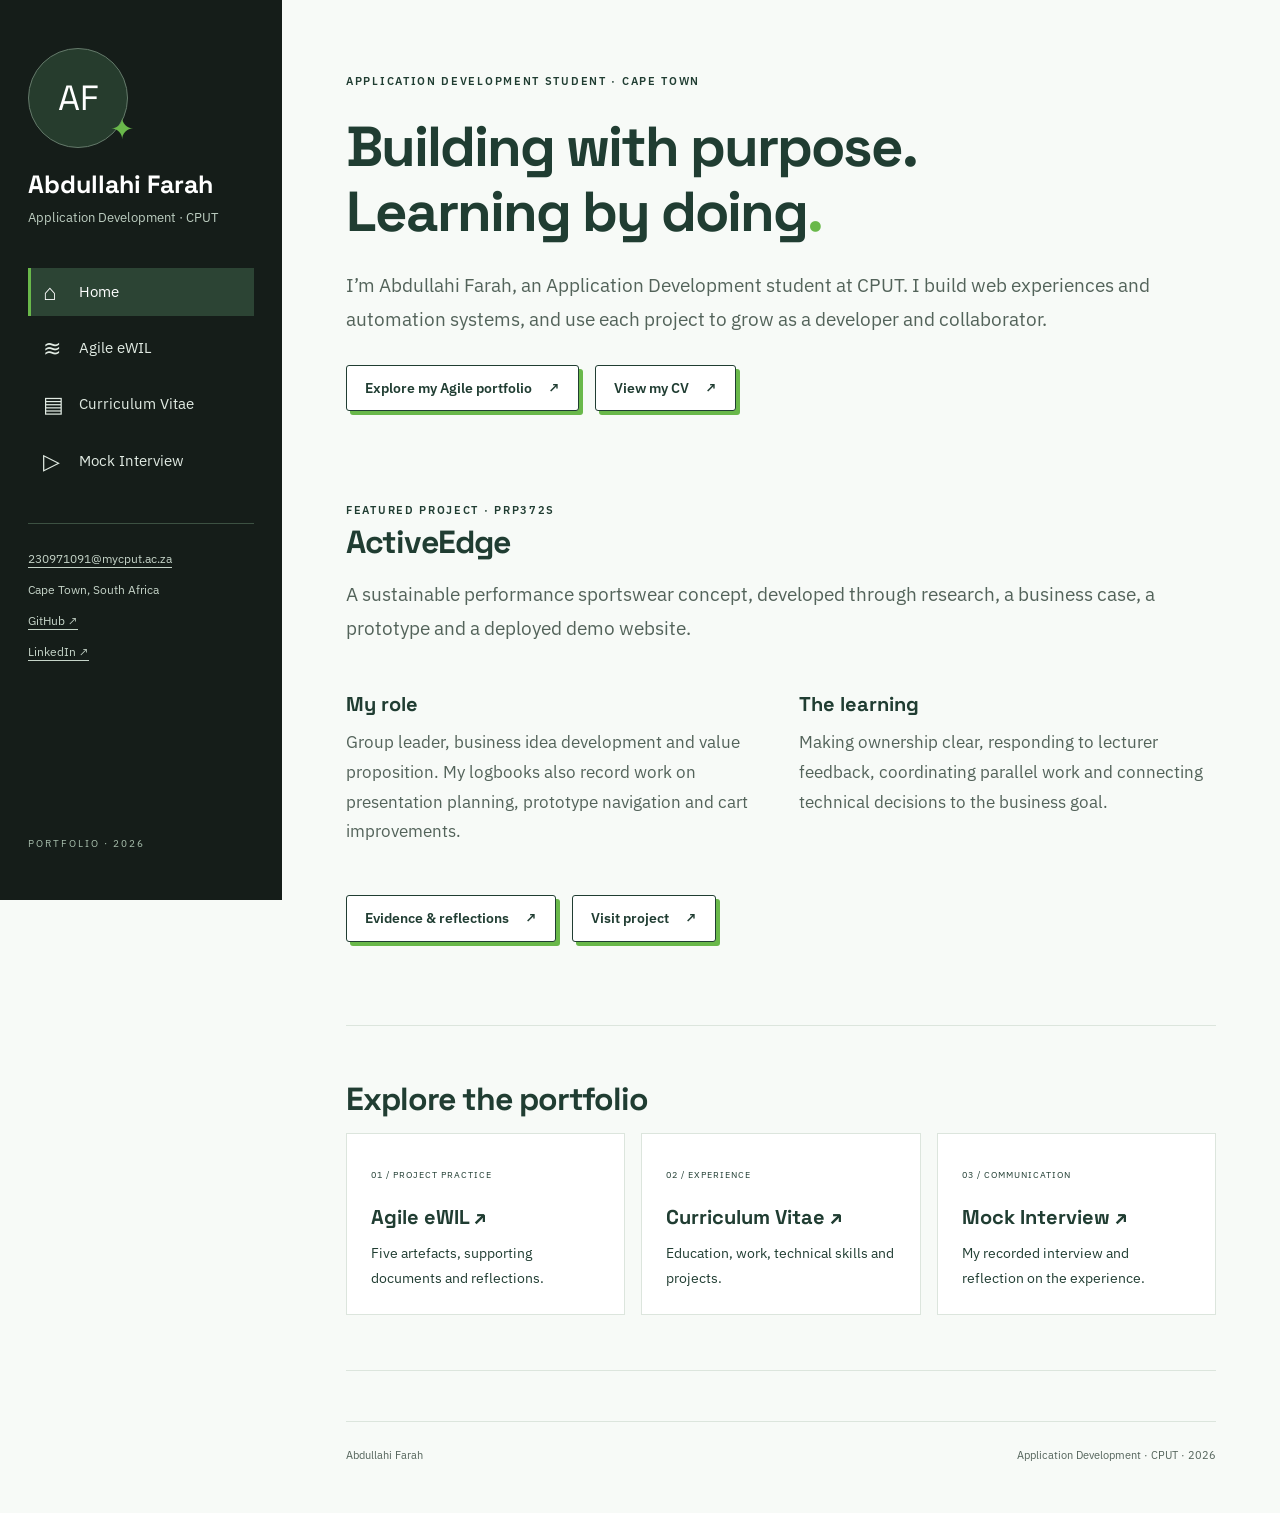
<file: index.html>
<!doctype html><html lang="en"><head><meta charset="utf-8"><meta name="viewport" content="width=device-width, initial-scale=1"><meta name="description" content="Abdullahi Farah’s application development portfolio, ActiveEdge Agile evidence and reflections."><title>Portfolio | Abdullahi Farah</title><link rel="preconnect" href="https://fonts.googleapis.com"><link rel="preconnect" href="https://fonts.gstatic.com" crossorigin><link href="https://fonts.googleapis.com/css2?family=IBM+Plex+Sans:wght@400;500;600&family=Space+Grotesk:wght@500;600;700&display=swap" rel="stylesheet"><link rel="stylesheet" href="assets/style.css"><script src="assets/site.js" defer></script></head><body><a class="skip" href="#main">Skip to content</a><aside class="sidebar"><a class="profile" href="index.html"><span class="monogram">AF<span>✦</span></span><strong>Abdullahi Farah</strong><small>Application Development · CPUT</small></a><button class="menu" aria-expanded="false" aria-controls="navigation">Menu ☰</button><nav id="navigation" aria-label="Main navigation"><a href="index.html" aria-current="page"><span aria-hidden="true">⌂</span>Home</a><a href="agile.html"><span aria-hidden="true">≋</span>Agile eWIL</a><a href="cv.html"><span aria-hidden="true">▤</span>Curriculum Vitae</a><a href="interview.html"><span aria-hidden="true">▷</span>Mock Interview</a></nav><div class="contact"><a href="mailto:230971091@mycput.ac.za">230971091@mycput.ac.za</a><span>Cape Town, South Africa</span><a href="https://github.com/itsabdul-dev">GitHub ↗</a><a href="https://linkedin.com/in/abdullahi-farah-481b662a4">LinkedIn ↗</a></div><span class="side-foot">PORTFOLIO · 2026</span></aside><main id="main"><header><span class="eyebrow">Application Development Student · Cape Town</span><h1>Building with purpose.<br>Learning by doing<span class="gold">.</span></h1><p class="lead">I’m Abdullahi Farah, an Application Development student at CPUT. I build web experiences and automation systems, and use each project to grow as a developer and collaborator.</p><div class="actions"><a class="btn" href="agile.html">Explore my Agile portfolio <span aria-hidden="true">↗</span></a><a class="btn" href="cv.html">View my CV <span aria-hidden="true">↗</span></a></div></header><section class="stop"><span class="eyebrow">Featured project · PRP372S</span><h2>ActiveEdge</h2><p class="lead">A sustainable performance sportswear concept, developed through research, a business case, a prototype and a deployed demo website.</p><div class="grid"><div><h3>My role</h3><p>Group leader, business idea development and value proposition. My logbooks also record work on presentation planning, prototype navigation and cart improvements.</p></div><div><h3>The learning</h3><p>Making ownership clear, responding to lecturer feedback, coordinating parallel work and connecting technical decisions to the business goal.</p></div></div><div class="actions"><a class="btn" href="agile.html">Evidence & reflections <span aria-hidden="true">↗</span></a><a class="btn" href="https://active-edge-website.vercel.app/">Visit project <span aria-hidden="true">↗</span></a></div></section><section class="stop"><h2>Explore the portfolio</h2><div class="cards"><a href="agile.html"><span>01 / PROJECT PRACTICE</span><h3>Agile eWIL ↗</h3><p>Five artefacts, supporting documents and reflections.</p></a><a href="cv.html"><span>02 / EXPERIENCE</span><h3>Curriculum Vitae ↗</h3><p>Education, work, technical skills and projects.</p></a><a href="interview.html"><span>03 / COMMUNICATION</span><h3>Mock Interview ↗</h3><p>My recorded interview and reflection on the experience.</p></a></div></section><footer>Abdullahi Farah <span>Application Development · CPUT · 2026</span></footer></main></body></html>
</file>
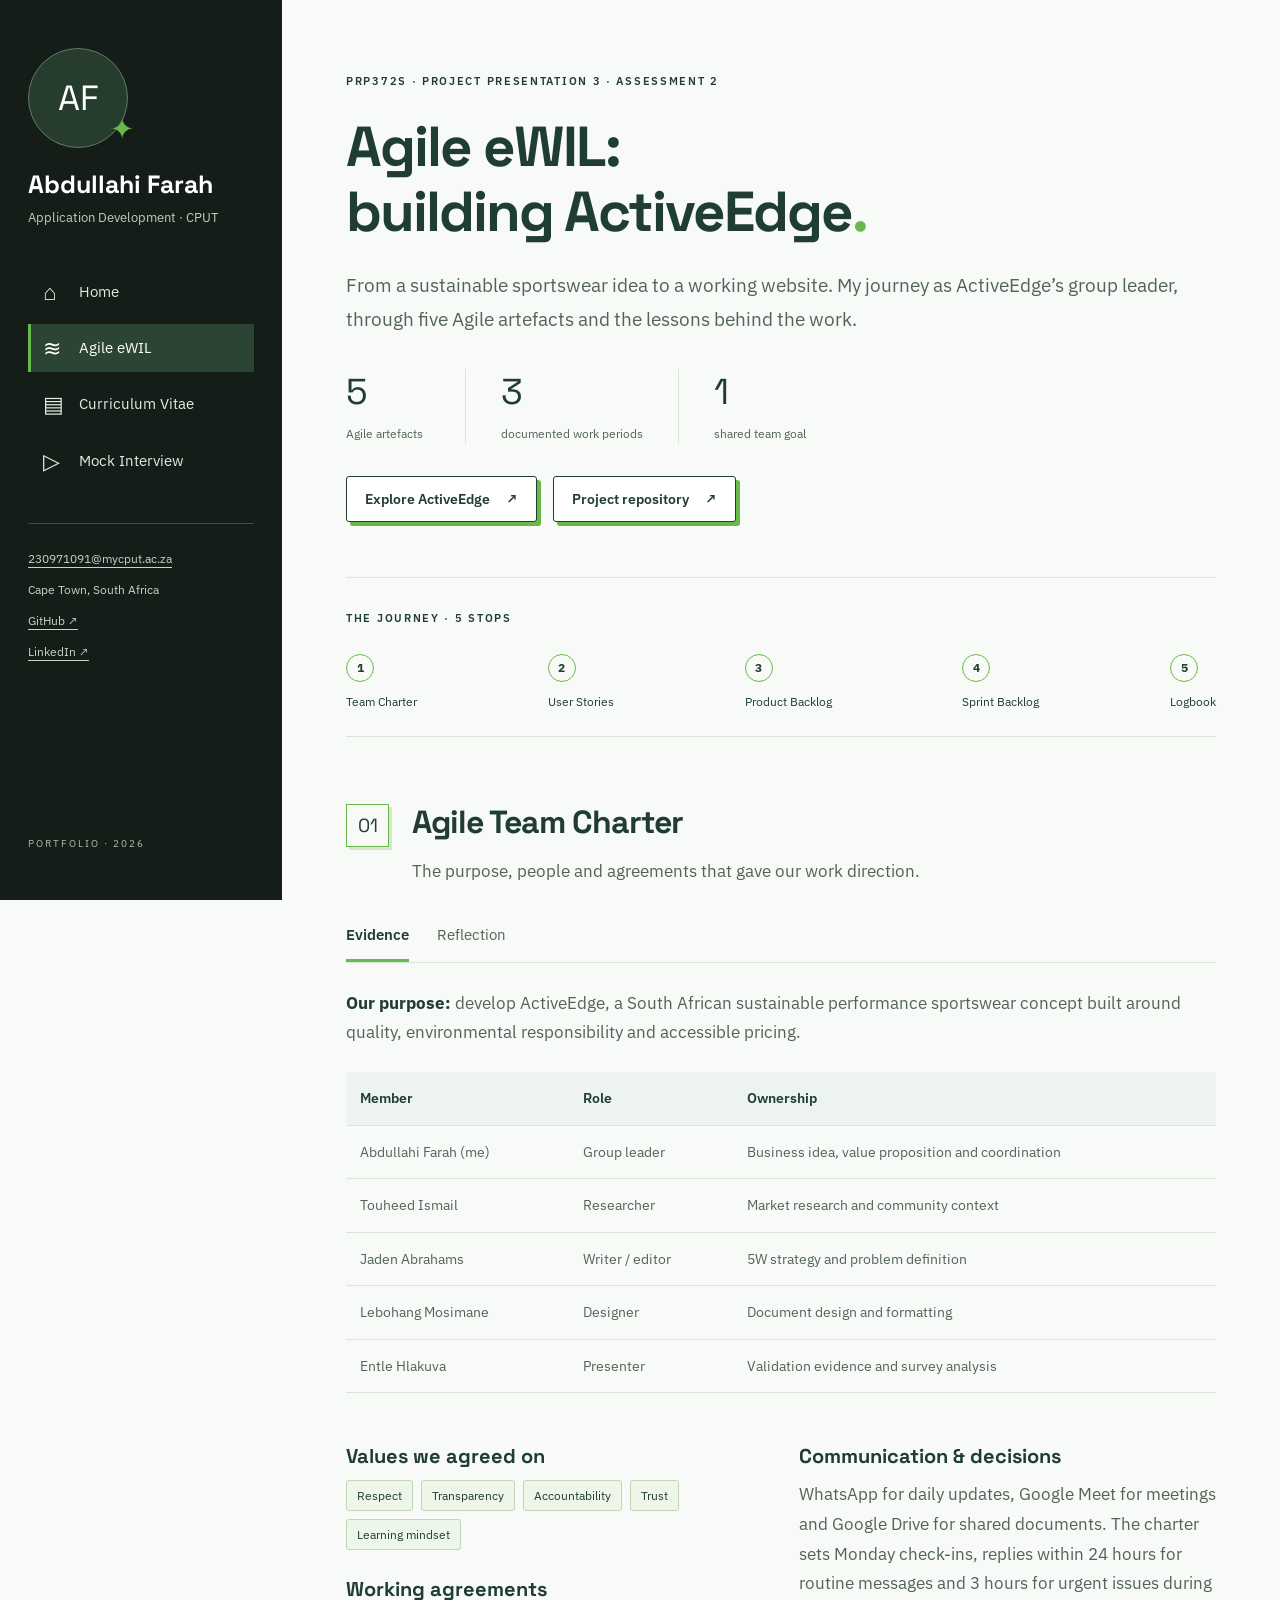
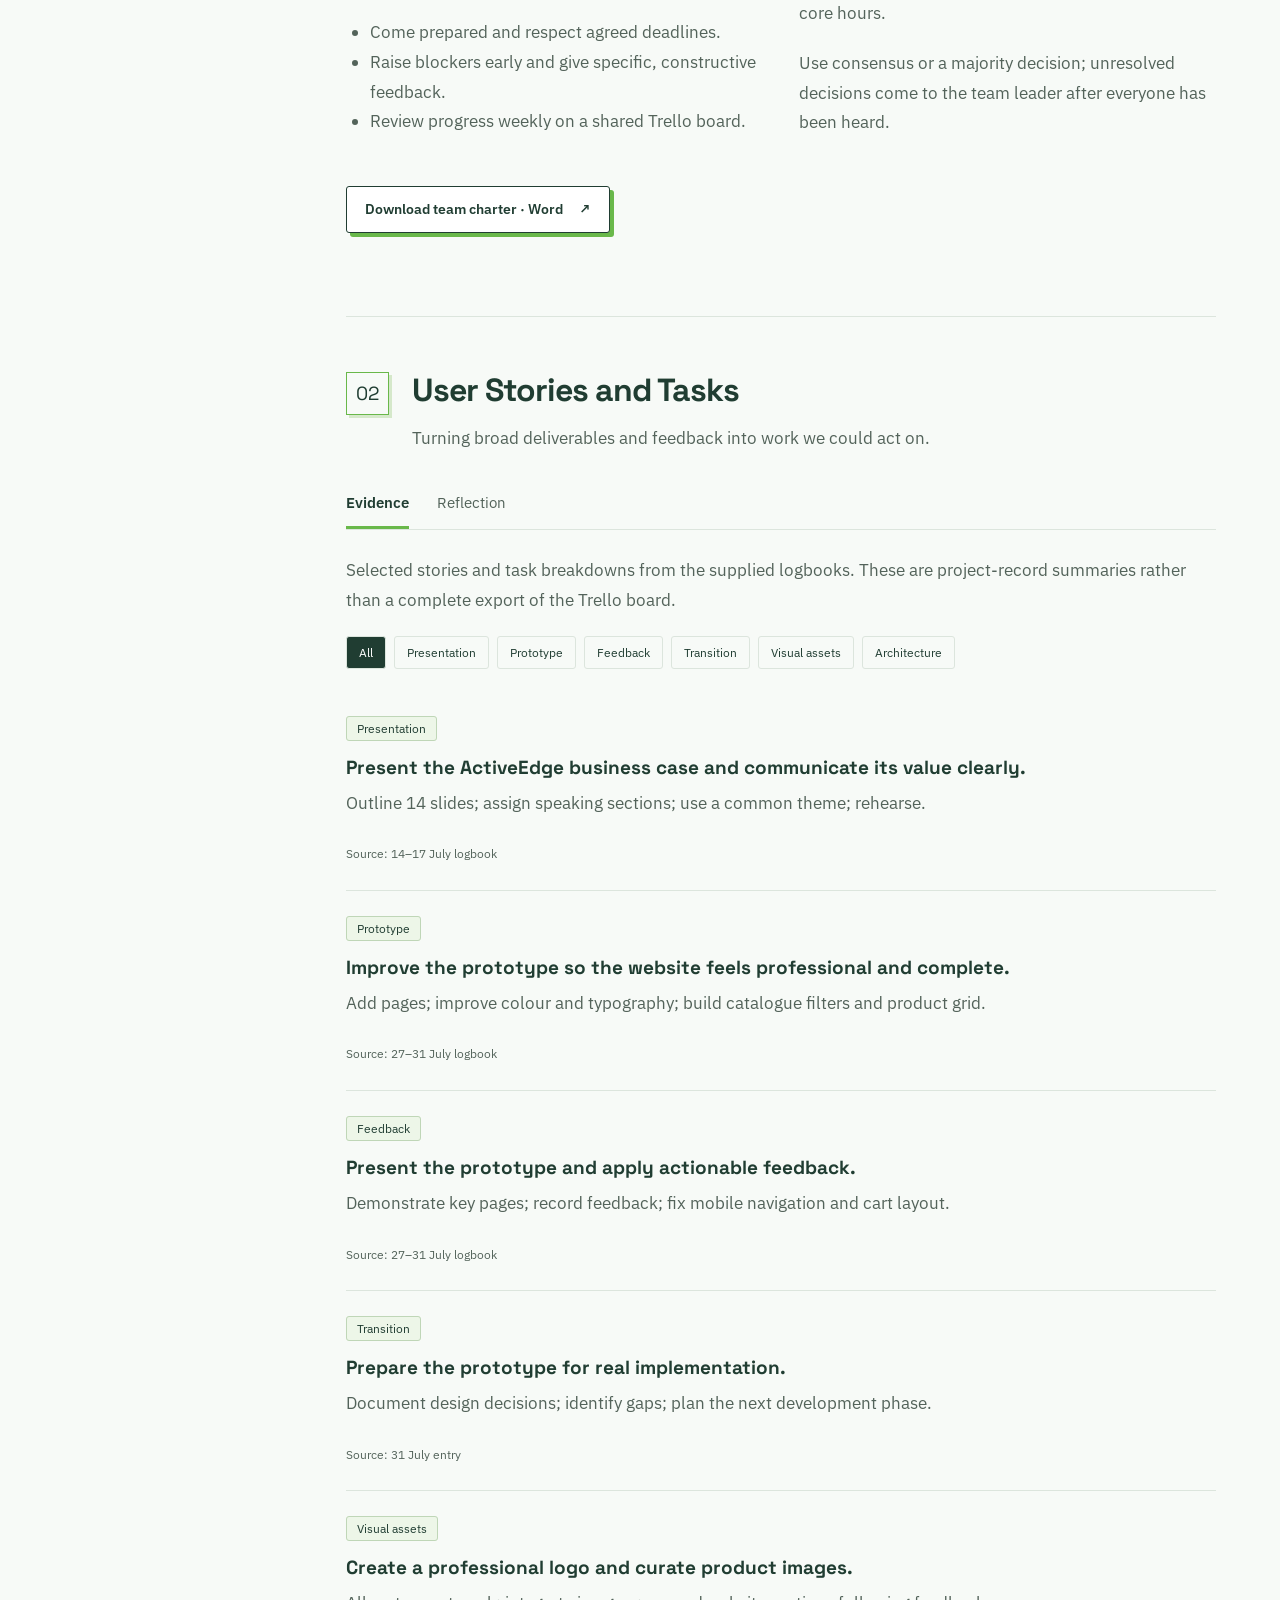
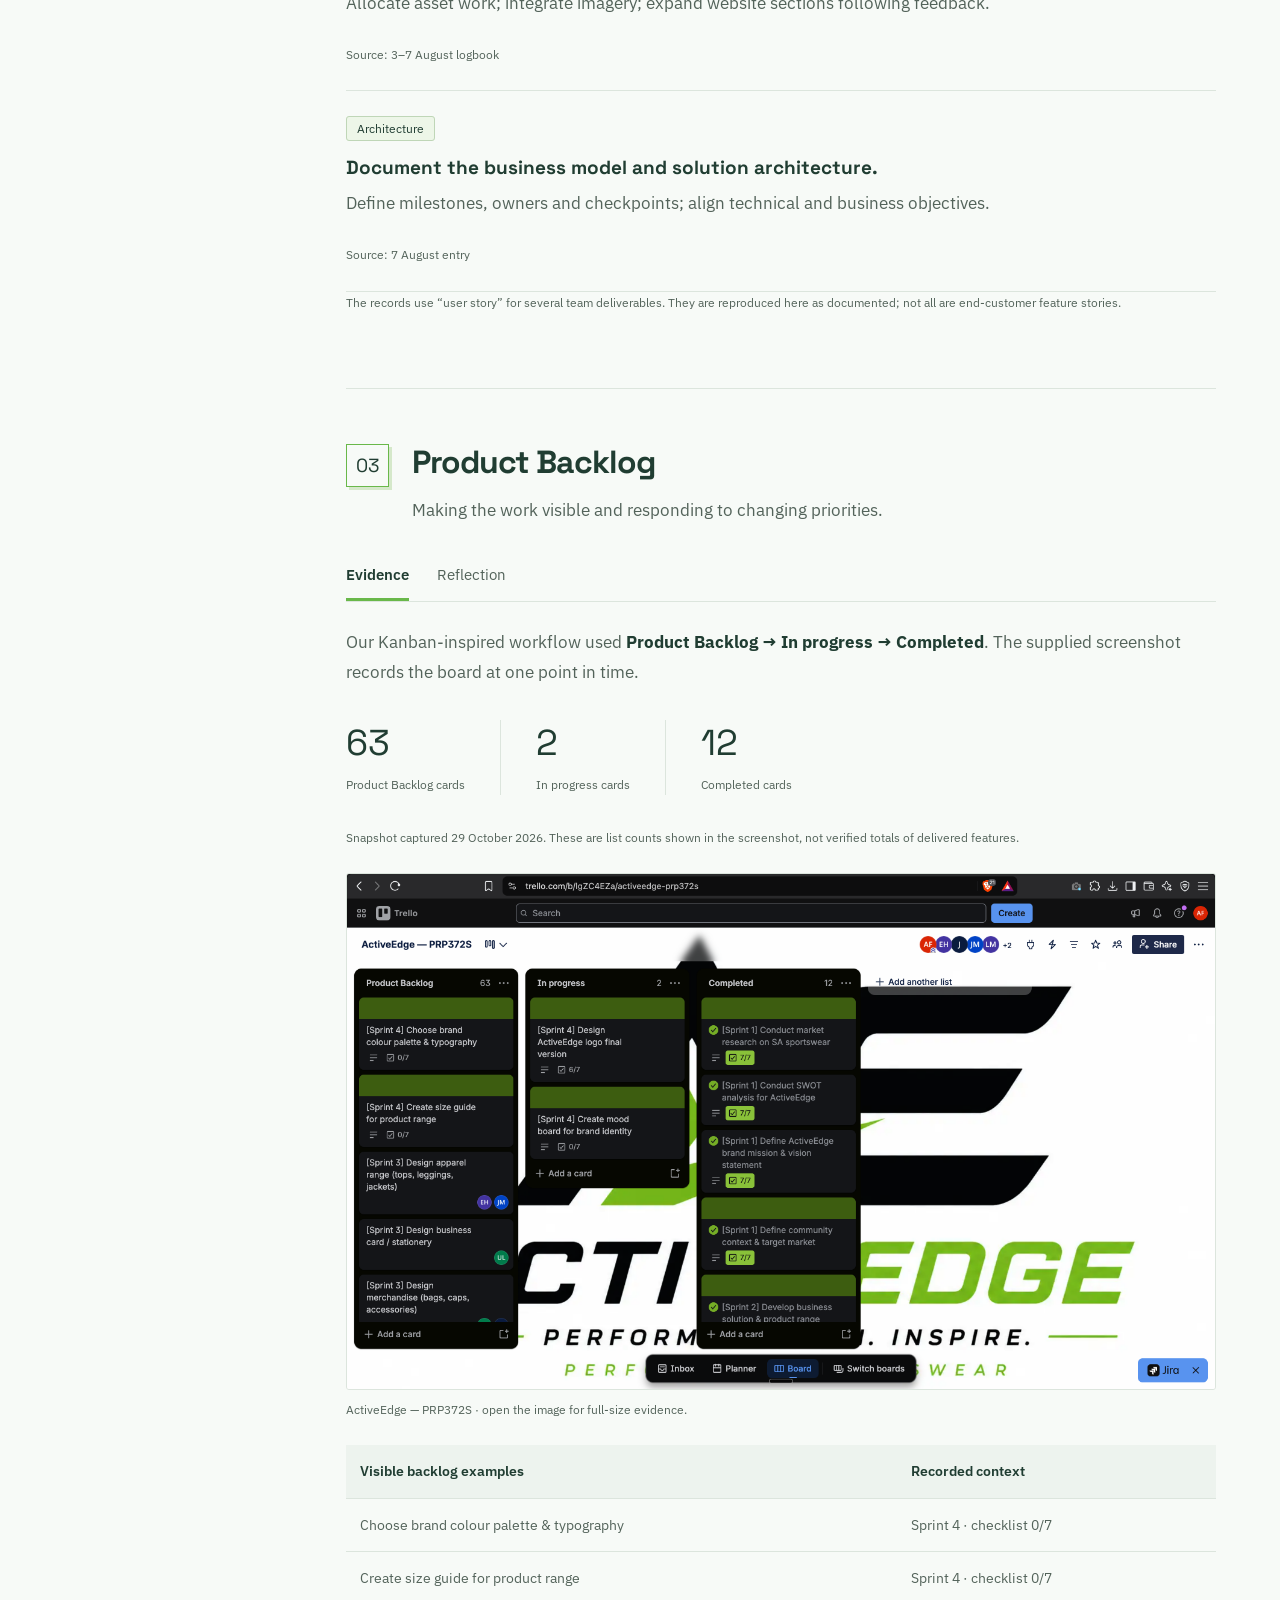
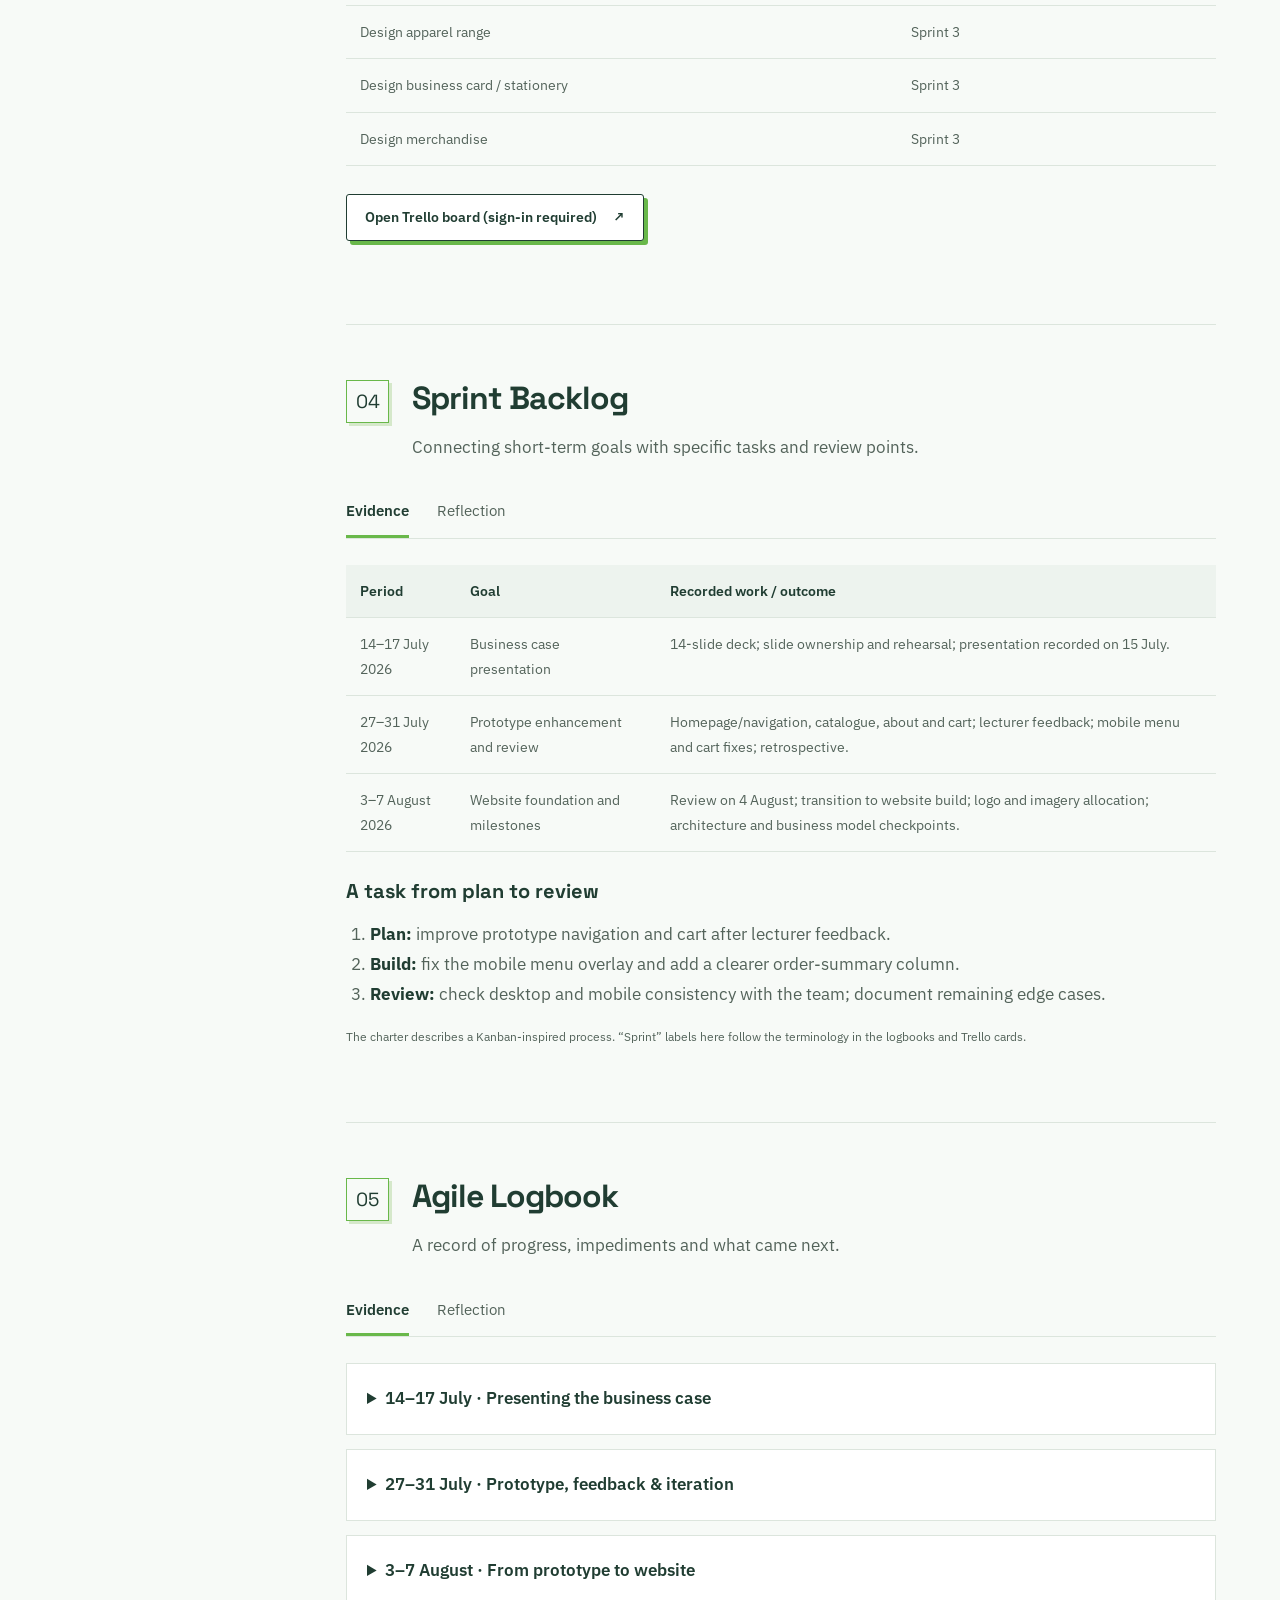
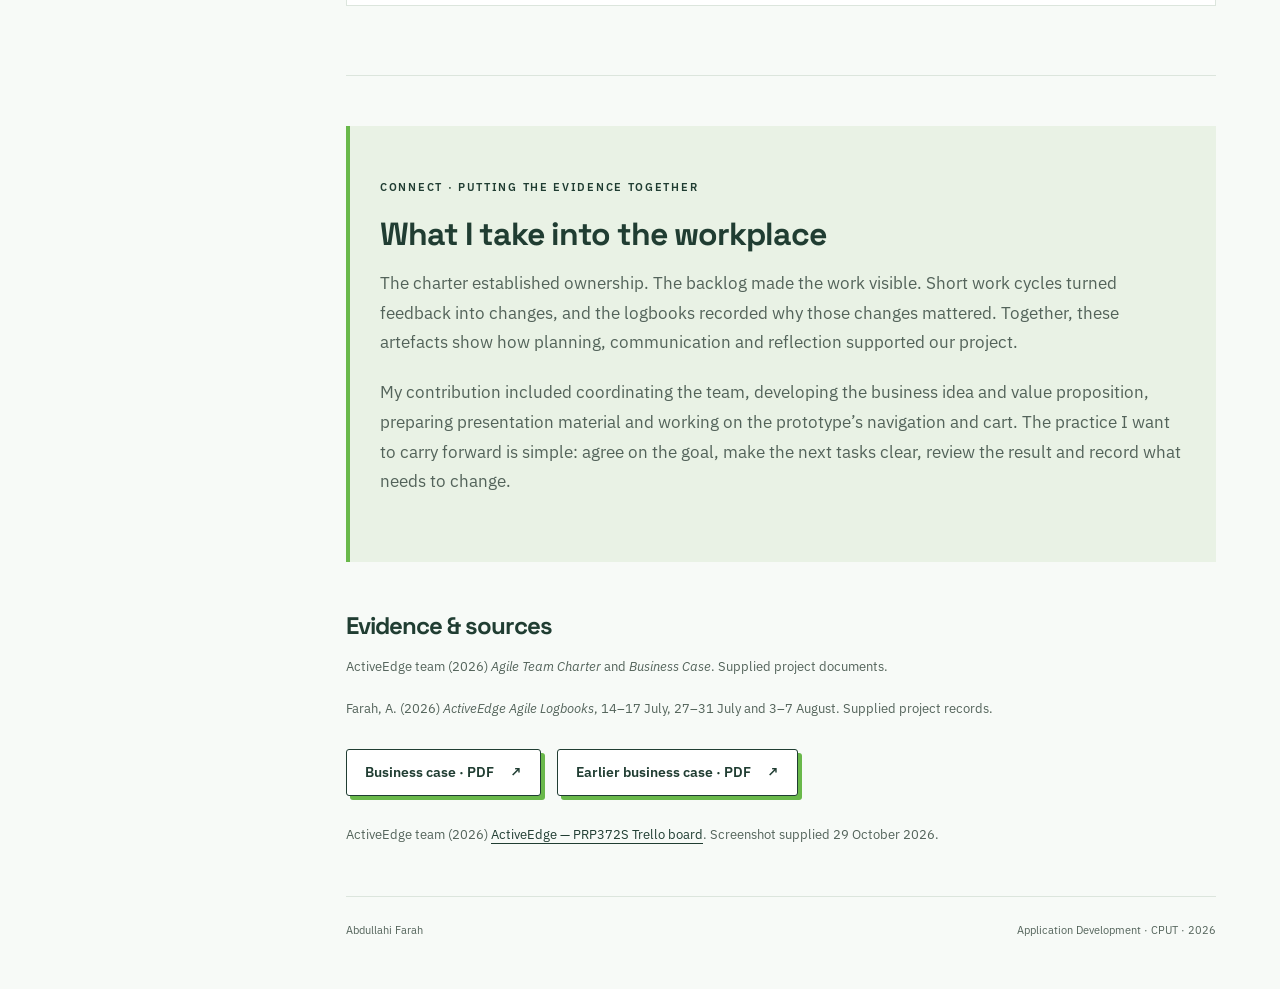
<file: agile.html>
<!doctype html><html lang="en"><head><meta charset="utf-8"><meta name="viewport" content="width=device-width, initial-scale=1"><meta name="description" content="Abdullahi Farah’s application development portfolio, ActiveEdge Agile evidence and reflections."><title>Agile eWIL | Abdullahi Farah</title><link rel="preconnect" href="https://fonts.googleapis.com"><link rel="preconnect" href="https://fonts.gstatic.com" crossorigin><link href="https://fonts.googleapis.com/css2?family=IBM+Plex+Sans:wght@400;500;600&family=Space+Grotesk:wght@500;600;700&display=swap" rel="stylesheet"><link rel="stylesheet" href="assets/style.css"><script src="assets/site.js" defer></script></head><body><a class="skip" href="#main">Skip to content</a><aside class="sidebar"><a class="profile" href="index.html"><span class="monogram">AF<span>✦</span></span><strong>Abdullahi Farah</strong><small>Application Development · CPUT</small></a><button class="menu" aria-expanded="false" aria-controls="navigation">Menu ☰</button><nav id="navigation" aria-label="Main navigation"><a href="index.html"><span aria-hidden="true">⌂</span>Home</a><a href="agile.html" aria-current="page"><span aria-hidden="true">≋</span>Agile eWIL</a><a href="cv.html"><span aria-hidden="true">▤</span>Curriculum Vitae</a><a href="interview.html"><span aria-hidden="true">▷</span>Mock Interview</a></nav><div class="contact"><a href="mailto:230971091@mycput.ac.za">230971091@mycput.ac.za</a><span>Cape Town, South Africa</span><a href="https://github.com/itsabdul-dev">GitHub ↗</a><a href="https://linkedin.com/in/abdullahi-farah-481b662a4">LinkedIn ↗</a></div><span class="side-foot">PORTFOLIO · 2026</span></aside><main id="main"><header><span class="eyebrow">PRP372S · Project Presentation 3 · Assessment 2</span><h1>Agile eWIL:<br>building ActiveEdge<span class="gold">.</span></h1><p class="lead">From a sustainable sportswear idea to a working website. My journey as ActiveEdge’s group leader, through five Agile artefacts and the lessons behind the work.</p><div class="facts"><div><strong>5</strong><span>Agile artefacts</span></div><div><strong>3</strong><span>documented work periods</span></div><div><strong>1</strong><span>shared team goal</span></div></div><div class="actions"><a class="btn" href="https://active-edge-website.vercel.app/">Explore ActiveEdge <span aria-hidden="true">↗</span></a><a class="btn" href="https://github.com/itsabdul-dev/active-edge">Project repository <span aria-hidden="true">↗</span></a></div></header><nav class="route" aria-label="Artefact route"><span class="eyebrow">The journey · 5 stops</span><ol><li><a href="#charter"><b>1</b>Team Charter</a></li><li><a href="#stories"><b>2</b>User Stories</a></li><li><a href="#product"><b>3</b>Product Backlog</a></li><li><a href="#sprint"><b>4</b>Sprint Backlog</a></li><li><a href="#logbook"><b>5</b>Logbook</a></li></ol></nav><section class="stop" id="charter"><div class="stop-head"><span class="number">01</span><div><h2>Agile Team Charter</h2><p>The purpose, people and agreements that gave our work direction.</p></div></div><div class="tabset"><div class="tabs" role="tablist" aria-label="Agile Team Charter"><button role="tab" id="charter-te" aria-controls="charter-e" aria-selected="true">Evidence</button><button role="tab" id="charter-tr" aria-controls="charter-r" aria-selected="false" tabindex="-1">Reflection</button></div><div role="tabpanel" id="charter-e" aria-labelledby="charter-te"><p><strong>Our purpose:</strong> develop ActiveEdge, a South African sustainable performance sportswear concept built around quality, environmental responsibility and accessible pricing.</p><div class="table-wrap"><table><thead><tr><th>Member</th><th>Role</th><th>Ownership</th></tr></thead><tbody><tr><td>Abdullahi Farah (me)</td><td>Group leader</td><td>Business idea, value proposition and coordination</td></tr><tr><td>Touheed Ismail</td><td>Researcher</td><td>Market research and community context</td></tr><tr><td>Jaden Abrahams</td><td>Writer / editor</td><td>5W strategy and problem definition</td></tr><tr><td>Lebohang Mosimane</td><td>Designer</td><td>Document design and formatting</td></tr><tr><td>Entle Hlakuva</td><td>Presenter</td><td>Validation evidence and survey analysis</td></tr></tbody></table></div><div class="grid"><div><h3>Values we agreed on</h3><div class="pills"><span>Respect</span><span>Transparency</span><span>Accountability</span><span>Trust</span><span>Learning mindset</span></div><h3>Working agreements</h3><ul><li>Come prepared and respect agreed deadlines.</li><li>Raise blockers early and give specific, constructive feedback.</li><li>Review progress weekly on a shared Trello board.</li></ul></div><div><h3>Communication & decisions</h3><p>WhatsApp for daily updates, Google Meet for meetings and Google Drive for shared documents. The charter sets Monday check-ins, replies within 24 hours for routine messages and 3 hours for urgent issues during core hours.</p><p>Use consensus or a majority decision; unresolved decisions come to the team leader after everyone has been heard.</p></div></div><div class="actions"><a class="btn" href="assets/docs/team-charter.docx">Download team charter · Word <span aria-hidden="true">↗</span></a></div></div><div role="tabpanel" id="charter-r" aria-labelledby="charter-tr" hidden><p class="source-note">Reflection adapted from my supplied project records.</p><p>As group leader, I was responsible for coordinating the team as well as developing the business idea and value proposition. The charter gave each person a clear area of ownership while keeping the final outcome shared.</p><p>My July logbook shows that agreeing on roles did not remove scheduling problems. When preparing the presentation, finding a shared working and rehearsal time was difficult. Confirming slide assignments and using a common template helped us bring the work together.</p><p>The lesson I take from this is to agree on both ownership and practical working arrangements early. In future, I would confirm availability and shared formatting before splitting a deliverable, then revisit those agreements when the project changes.</p></div></div></section><section class="stop" id="stories"><div class="stop-head"><span class="number">02</span><div><h2>User Stories and Tasks</h2><p>Turning broad deliverables and feedback into work we could act on.</p></div></div><div class="tabset"><div class="tabs" role="tablist" aria-label="User Stories and Tasks"><button role="tab" id="stories-te" aria-controls="stories-e" aria-selected="true">Evidence</button><button role="tab" id="stories-tr" aria-controls="stories-r" aria-selected="false" tabindex="-1">Reflection</button></div><div role="tabpanel" id="stories-e" aria-labelledby="stories-te"><p>Selected stories and task breakdowns from the supplied logbooks. These are project-record summaries rather than a complete export of the Trello board.</p><div class="filters" role="group" aria-label="Filter story themes"><button aria-pressed="true" data-filter="All">All</button><button aria-pressed="false" data-filter="Presentation">Presentation</button><button aria-pressed="false" data-filter="Prototype">Prototype</button><button aria-pressed="false" data-filter="Feedback">Feedback</button><button aria-pressed="false" data-filter="Transition">Transition</button><button aria-pressed="false" data-filter="Visual assets">Visual assets</button><button aria-pressed="false" data-filter="Architecture">Architecture</button></div><div class="story-list"><article class="story" data-theme="Presentation"><span class="tag">Presentation</span><h3>Present the ActiveEdge business case and communicate its value clearly.</h3><p>Outline 14 slides; assign speaking sections; use a common theme; rehearse.</p><small>Source: 14–17 July logbook</small></article><article class="story" data-theme="Prototype"><span class="tag">Prototype</span><h3>Improve the prototype so the website feels professional and complete.</h3><p>Add pages; improve colour and typography; build catalogue filters and product grid.</p><small>Source: 27–31 July logbook</small></article><article class="story" data-theme="Feedback"><span class="tag">Feedback</span><h3>Present the prototype and apply actionable feedback.</h3><p>Demonstrate key pages; record feedback; fix mobile navigation and cart layout.</p><small>Source: 27–31 July logbook</small></article><article class="story" data-theme="Transition"><span class="tag">Transition</span><h3>Prepare the prototype for real implementation.</h3><p>Document design decisions; identify gaps; plan the next development phase.</p><small>Source: 31 July entry</small></article><article class="story" data-theme="Visual assets"><span class="tag">Visual assets</span><h3>Create a professional logo and curate product images.</h3><p>Allocate asset work; integrate imagery; expand website sections following feedback.</p><small>Source: 3–7 August logbook</small></article><article class="story" data-theme="Architecture"><span class="tag">Architecture</span><h3>Document the business model and solution architecture.</h3><p>Define milestones, owners and checkpoints; align technical and business objectives.</p><small>Source: 7 August entry</small></article></div><p class="source-note">The records use “user story” for several team deliverables. They are reproduced here as documented; not all are end-customer feature stories.</p></div><div role="tabpanel" id="stories-r" aria-labelledby="stories-tr" hidden><p class="source-note">Reflection adapted from my supplied project records.</p><p>Breaking the prototype work into smaller tasks made the feedback easier to act on. In the 29 July entry, I took ownership of navigation and cart fixes while other members worked on animations and typography.</p><p>On 30 July, I recorded fixing the mobile menu overlay and improving the cart order-summary layout. We also identified a filter-tab reset issue and documented it for the next development phase.</p><p>I learned that a broad request such as “improve the prototype” needs concrete tasks and a clear owner. In future I would add an explicit acceptance check to each task, such as testing navigation at a mobile width or checking that filters reset correctly after reload.</p></div></div></section><section class="stop" id="product"><div class="stop-head"><span class="number">03</span><div><h2>Product Backlog</h2><p>Making the work visible and responding to changing priorities.</p></div></div><div class="tabset"><div class="tabs" role="tablist" aria-label="Product Backlog"><button role="tab" id="product-te" aria-controls="product-e" aria-selected="true">Evidence</button><button role="tab" id="product-tr" aria-controls="product-r" aria-selected="false" tabindex="-1">Reflection</button></div><div role="tabpanel" id="product-e" aria-labelledby="product-te"><p>Our Kanban-inspired workflow used <strong>Product Backlog → In progress → Completed</strong>. The supplied screenshot records the board at one point in time.</p><div class="facts"><div><strong>63</strong><span>Product Backlog cards</span></div><div><strong>2</strong><span>In progress cards</span></div><div><strong>12</strong><span>Completed cards</span></div></div><p class="source-note">Snapshot captured 29 October 2026. These are list counts shown in the screenshot, not verified totals of delivered features.</p><figure><a href="assets/img/trello-board.png"><img src="assets/img/trello-board.png" alt="ActiveEdge Trello board showing Product Backlog, In progress and Completed lists" loading="lazy"></a><figcaption>ActiveEdge — PRP372S · open the image for full-size evidence.</figcaption></figure><div class="table-wrap"><table><thead><tr><th>Visible backlog examples</th><th>Recorded context</th></tr></thead><tbody><tr><td>Choose brand colour palette & typography</td><td>Sprint 4 · checklist 0/7</td></tr><tr><td>Create size guide for product range</td><td>Sprint 4 · checklist 0/7</td></tr><tr><td>Design apparel range</td><td>Sprint 3</td></tr><tr><td>Design business card / stationery</td><td>Sprint 3</td></tr><tr><td>Design merchandise</td><td>Sprint 3</td></tr></tbody></table></div><div class="actions"><a class="btn" href="https://trello.com/b/lgZC4EZa/activeedge-prp372s">Open Trello board (sign-in required) <span aria-hidden="true">↗</span></a></div></div><div role="tabpanel" id="product-r" aria-labelledby="product-tr" hidden><p class="source-note">Reflection adapted from my supplied project records.</p><p>The backlog changed as the project moved from the business case into a prototype and then a website. The July records focus on presenting the concept and refining key pages; the August records add brand assets, website structure and architecture planning.</p><p>Lecturer feedback helped us decide what to tackle next. After the prototype presentation, mobile navigation and the cart layout became immediate work. Later feedback highlighted the logo, product imagery and content depth.</p><p>The 31 July retrospective also records a debate about checkout. We agreed to document it for the next phase instead of rushing it into the prototype. I learned to prioritise against the purpose of the current milestone, while keeping deferred work visible.</p></div></div></section><section class="stop" id="sprint"><div class="stop-head"><span class="number">04</span><div><h2>Sprint Backlog</h2><p>Connecting short-term goals with specific tasks and review points.</p></div></div><div class="tabset"><div class="tabs" role="tablist" aria-label="Sprint Backlog"><button role="tab" id="sprint-te" aria-controls="sprint-e" aria-selected="true">Evidence</button><button role="tab" id="sprint-tr" aria-controls="sprint-r" aria-selected="false" tabindex="-1">Reflection</button></div><div role="tabpanel" id="sprint-e" aria-labelledby="sprint-te"><div class="table-wrap"><table><thead><tr><th>Period</th><th>Goal</th><th>Recorded work / outcome</th></tr></thead><tbody><tr><td>14–17 July 2026</td><td>Business case presentation</td><td>14-slide deck; slide ownership and rehearsal; presentation recorded on 15 July.</td></tr><tr><td>27–31 July 2026</td><td>Prototype enhancement and review</td><td>Homepage/navigation, catalogue, about and cart; lecturer feedback; mobile menu and cart fixes; retrospective.</td></tr><tr><td>3–7 August 2026</td><td>Website foundation and milestones</td><td>Review on 4 August; transition to website build; logo and imagery allocation; architecture and business model checkpoints.</td></tr></tbody></table></div><h3>A task from plan to review</h3><ol class="steps"><li><strong>Plan:</strong> improve prototype navigation and cart after lecturer feedback.</li><li><strong>Build:</strong> fix the mobile menu overlay and add a clearer order-summary column.</li><li><strong>Review:</strong> check desktop and mobile consistency with the team; document remaining edge cases.</li></ol><p class="source-note">The charter describes a Kanban-inspired process. “Sprint” labels here follow the terminology in the logbooks and Trello cards.</p></div><div role="tabpanel" id="sprint-r" aria-labelledby="sprint-tr" hidden><p class="source-note">Reflection adapted from my supplied project records.</p><p>The weekly work became more manageable when the team split feedback into specific deliverables. On 29 July we divided the changes among members, and my next entry records the navigation and cart fixes.</p><p>The difficult part was coordinating work that happened at the same time. My August logbook notes that simultaneous merges needed clear communication, and daily synchronisation helped keep the components aligned.</p><p>For the next project, I would keep each short cycle focused on a clear goal, with named owners and a review before taking on more work. I would also reserve time for integration and mobile checks rather than treating those as work to squeeze in at the end.</p></div></div></section><section class="stop" id="logbook"><div class="stop-head"><span class="number">05</span><div><h2>Agile Logbook</h2><p>A record of progress, impediments and what came next.</p></div></div><div class="tabset"><div class="tabs" role="tablist" aria-label="Agile Logbook"><button role="tab" id="logbook-te" aria-controls="logbook-e" aria-selected="true">Evidence</button><button role="tab" id="logbook-tr" aria-controls="logbook-r" aria-selected="false" tabindex="-1">Reflection</button></div><div role="tabpanel" id="logbook-e" aria-labelledby="logbook-te"><details><summary>14–17 July · Presenting the business case</summary><div class="detail-content"><h3>Progress</h3><p>I outlined the 14-slide presentation, confirmed member assignments, presented the introduction and value proposition, and recorded feedback.</p><h3>Challenges</h3><p>Coordinating schedules and formatting survey charts took extra effort.</p><h3>Next action / lesson</h3><p>Use a shared presentation theme, assign sections early and back up the final materials.</p><a class="btn" href="assets/docs/logbook-july-14.pdf">Read original logbook <span aria-hidden="true">↗</span></a></div></details><details><summary>27–31 July · Prototype, feedback & iteration</summary><div class="detail-content"><h3>Progress</h3><p>I set up the website structure, built the hero and navigation, presented the prototype, and recorded mobile navigation and cart improvements.</p><h3>Challenges</h3><p>Feedback needed prioritisation; a filter-reset edge case remained documented for later.</p><h3>Next action / lesson</h3><p>Split feedback by owner, review desktop and mobile, and document deferred features such as checkout.</p><a class="btn" href="assets/docs/logbook-july-27.pdf">Read original logbook <span aria-hidden="true">↗</span></a></div></details><details><summary>3–7 August · From prototype to website</summary><div class="detail-content"><h3>Progress</h3><p>The team reviewed lecturer feedback, moved into the website build, allocated brand assets and set business/architecture milestones.</p><h3>Challenges</h3><p>Asset preparation, parallel merges and balancing business expectations with technical feasibility required coordination.</p><h3>Next action / lesson</h3><p>Agree owners and realistic checkpoints, integrate regularly and keep technical work aligned to business goals.</p><a class="btn" href="assets/docs/logbook-august.docx">Read original logbook <span aria-hidden="true">↗</span></a></div></details></div><div role="tabpanel" id="logbook-r" aria-labelledby="logbook-tr" hidden><p class="source-note">Reflection adapted from my supplied project records.</p><p>My logbooks connect the tasks on the board with what happened during the week: what I completed, what I planned next and what blocked progress. They show the movement from presenting a business idea to reviewing a prototype and planning the website foundation.</p><p>Looking across the entries, coordination is a recurring challenge. Scheduling presentation work, dividing feedback and integrating parallel changes all depended on the team communicating clearly.</p><p>I would carry forward the habit of recording decisions and unresolved issues as work happens. A short, specific entry is more useful than a vague progress update because it gives the next meeting a concrete starting point.</p></div></div></section><section class="connect"><span class="eyebrow">Connect · Putting the evidence together</span><h2>What I take into the workplace</h2><p>The charter established ownership. The backlog made the work visible. Short work cycles turned feedback into changes, and the logbooks recorded why those changes mattered. Together, these artefacts show how planning, communication and reflection supported our project.</p><p>My contribution included coordinating the team, developing the business idea and value proposition, preparing presentation material and working on the prototype’s navigation and cart. The practice I want to carry forward is simple: agree on the goal, make the next tasks clear, review the result and record what needs to change.</p></section><section class="references"><h2>Evidence & sources</h2><p>ActiveEdge team (2026) <em>Agile Team Charter</em> and <em>Business Case</em>. Supplied project documents.</p><p>Farah, A. (2026) <em>ActiveEdge Agile Logbooks</em>, 14–17 July, 27–31 July and 3–7 August. Supplied project records.</p><div class="actions"><a class="btn" href="assets/docs/business-case.pdf">Business case · PDF <span aria-hidden="true">↗</span></a><a class="btn" href="assets/docs/business-case-original.pdf">Earlier business case · PDF <span aria-hidden="true">↗</span></a></div><p>ActiveEdge team (2026) <a href="https://trello.com/b/lgZC4EZa/activeedge-prp372s">ActiveEdge — PRP372S Trello board</a>. Screenshot supplied 29 October 2026.</p></section><footer>Abdullahi Farah <span>Application Development · CPUT · 2026</span></footer></main></body></html>
</file>
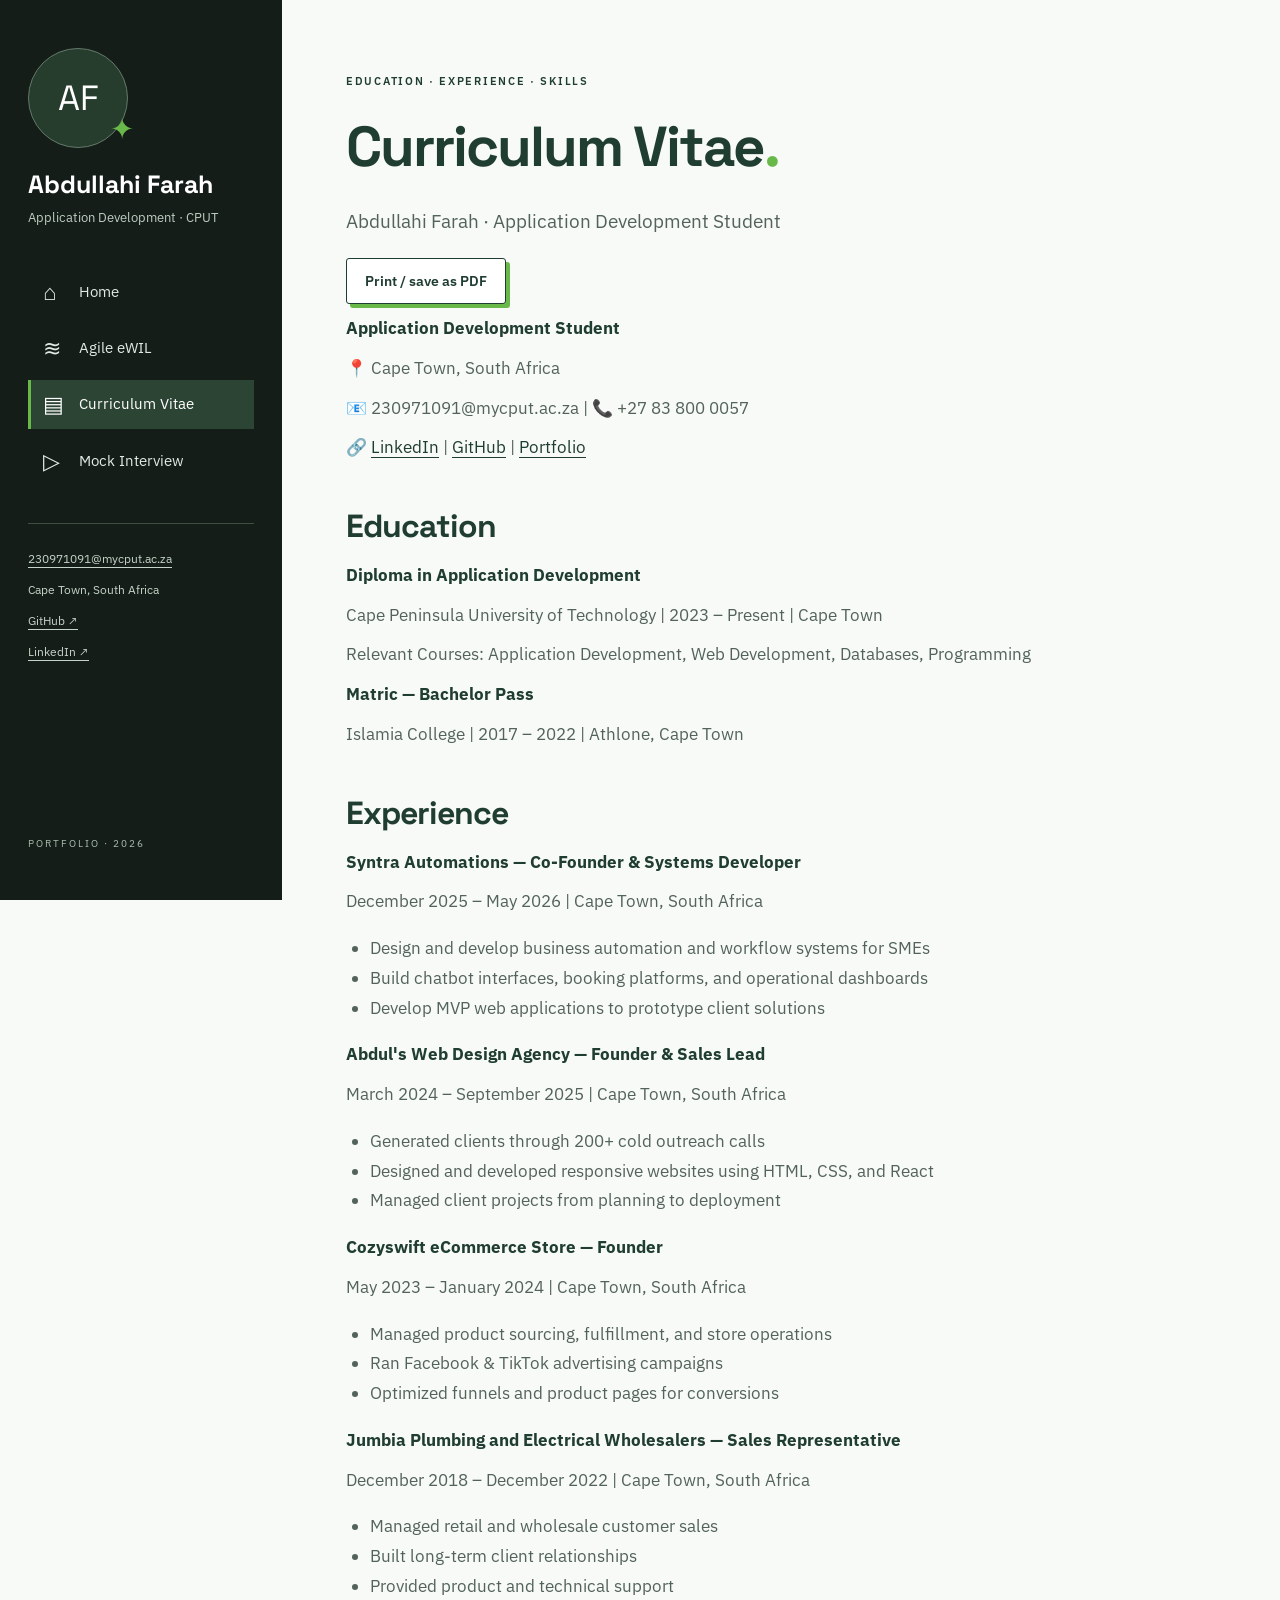
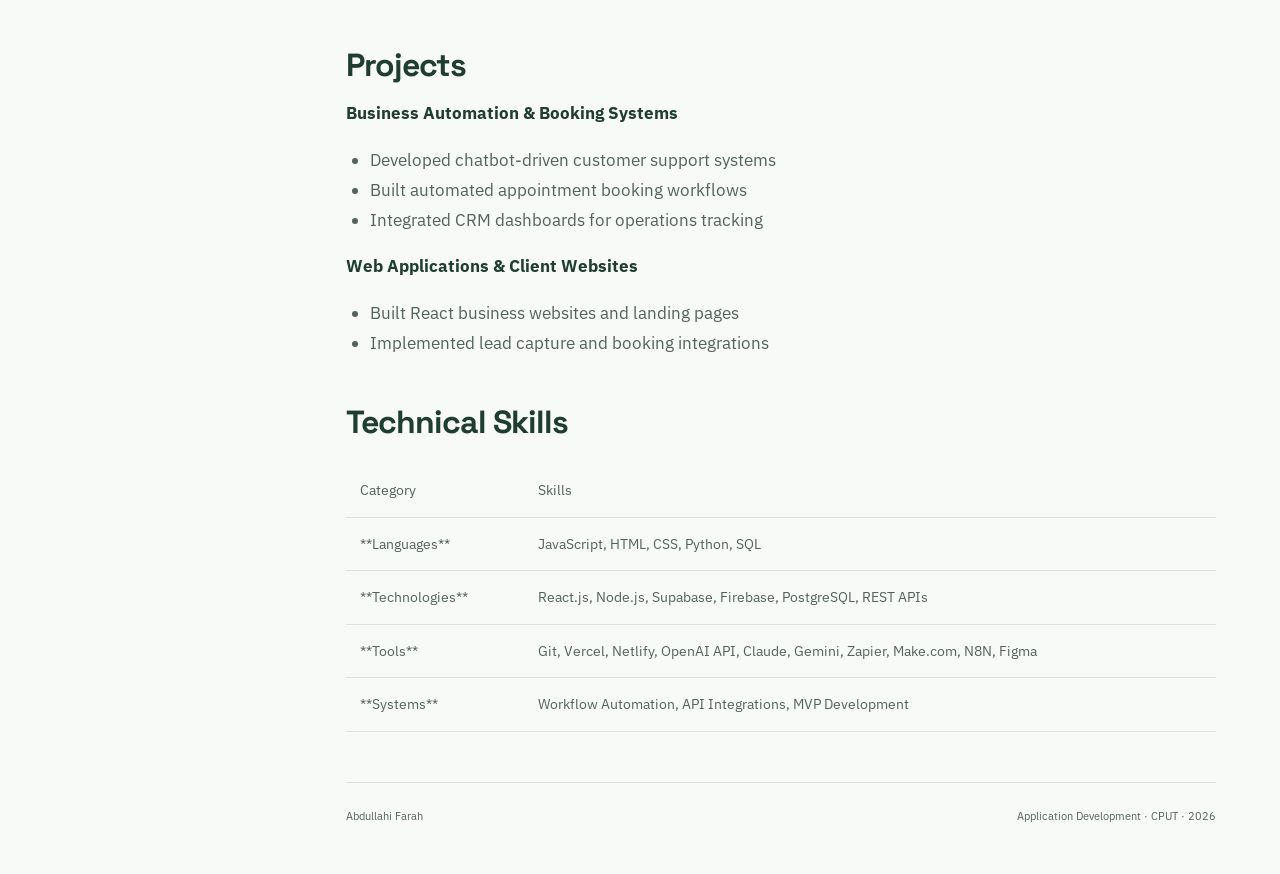
<file: cv.html>
<!doctype html><html lang="en"><head><meta charset="utf-8"><meta name="viewport" content="width=device-width, initial-scale=1"><meta name="description" content="Abdullahi Farah’s application development portfolio, ActiveEdge Agile evidence and reflections."><title>Curriculum Vitae | Abdullahi Farah</title><link rel="preconnect" href="https://fonts.googleapis.com"><link rel="preconnect" href="https://fonts.gstatic.com" crossorigin><link href="https://fonts.googleapis.com/css2?family=IBM+Plex+Sans:wght@400;500;600&family=Space+Grotesk:wght@500;600;700&display=swap" rel="stylesheet"><link rel="stylesheet" href="assets/style.css"><script src="assets/site.js" defer></script></head><body><a class="skip" href="#main">Skip to content</a><aside class="sidebar"><a class="profile" href="index.html"><span class="monogram">AF<span>✦</span></span><strong>Abdullahi Farah</strong><small>Application Development · CPUT</small></a><button class="menu" aria-expanded="false" aria-controls="navigation">Menu ☰</button><nav id="navigation" aria-label="Main navigation"><a href="index.html"><span aria-hidden="true">⌂</span>Home</a><a href="agile.html"><span aria-hidden="true">≋</span>Agile eWIL</a><a href="cv.html" aria-current="page"><span aria-hidden="true">▤</span>Curriculum Vitae</a><a href="interview.html"><span aria-hidden="true">▷</span>Mock Interview</a></nav><div class="contact"><a href="mailto:230971091@mycput.ac.za">230971091@mycput.ac.za</a><span>Cape Town, South Africa</span><a href="https://github.com/itsabdul-dev">GitHub ↗</a><a href="https://linkedin.com/in/abdullahi-farah-481b662a4">LinkedIn ↗</a></div><span class="side-foot">PORTFOLIO · 2026</span></aside><main id="main"><header><span class="eyebrow">Education · Experience · Skills</span><h1>Curriculum Vitae<span class="gold">.</span></h1><p class="lead">Abdullahi Farah · Application Development Student</p><button class="btn" onclick="window.print()">Print / save as PDF</button></header><section class="cv"><p><strong>Application Development Student</strong>  </p><p>📍 Cape Town, South Africa  </p><p>📧 230971091@mycput.ac.za | 📞 +27 83 800 0057  </p><p>🔗 <a href="https://linkedin.com/in/abdullahi-farah-481b662a4">LinkedIn</a> | <a href="https://github.com/itsabdul-dev">GitHub</a> | <a href="https://itsabdullahiportfolio.vercel.app">Portfolio</a></p><h2>Education</h2><p><strong>Diploma in Application Development</strong>  </p><p>Cape Peninsula University of Technology | 2023 – Present | Cape Town  </p><p>Relevant Courses: Application Development, Web Development, Databases, Programming</p><p><strong>Matric — Bachelor Pass</strong>  </p><p>Islamia College | 2017 – 2022 | Athlone, Cape Town</p><h2>Experience</h2><p><strong>Syntra Automations — Co-Founder &amp; Systems Developer</strong>  </p><p>December 2025 – May 2026 | Cape Town, South Africa</p><ul><li>Design and develop business automation and workflow systems for SMEs</li><li>Build chatbot interfaces, booking platforms, and operational dashboards</li><li>Develop MVP web applications to prototype client solutions</li></ul><p><strong>Abdul&#x27;s Web Design Agency — Founder &amp; Sales Lead</strong>  </p><p>March 2024 – September 2025 | Cape Town, South Africa</p><ul><li>Generated clients through 200+ cold outreach calls</li><li>Designed and developed responsive websites using HTML, CSS, and React</li><li>Managed client projects from planning to deployment</li></ul><p><strong>Cozyswift eCommerce Store — Founder</strong>  </p><p>May 2023 – January 2024 | Cape Town, South Africa</p><ul><li>Managed product sourcing, fulfillment, and store operations</li><li>Ran Facebook &amp; TikTok advertising campaigns</li><li>Optimized funnels and product pages for conversions</li></ul><p><strong>Jumbia Plumbing and Electrical Wholesalers — Sales Representative</strong>  </p><p>December 2018 – December 2022 | Cape Town, South Africa</p><ul><li>Managed retail and wholesale customer sales</li><li>Built long-term client relationships</li><li>Provided product and technical support</li></ul><h2>Projects</h2><p><strong>Business Automation &amp; Booking Systems</strong></p><ul><li>Developed chatbot-driven customer support systems</li><li>Built automated appointment booking workflows</li><li>Integrated CRM dashboards for operations tracking</li></ul><p><strong>Web Applications &amp; Client Websites</strong></p><ul><li>Built React business websites and landing pages</li><li>Implemented lead capture and booking integrations</li></ul><h2>Technical Skills</h2><div class="table-wrap"><table><tr><td>Category</td><td>Skills</td></tr><tr><td>**Languages**</td><td>JavaScript, HTML, CSS, Python, SQL</td></tr><tr><td>**Technologies**</td><td>React.js, Node.js, Supabase, Firebase, PostgreSQL, REST APIs</td></tr><tr><td>**Tools**</td><td>Git, Vercel, Netlify, OpenAI API, Claude, Gemini, Zapier, Make.com, N8N, Figma</td></tr><tr><td>**Systems**</td><td>Workflow Automation, API Integrations, MVP Development</td></tr></table></div></section><footer>Abdullahi Farah <span>Application Development · CPUT · 2026</span></footer></main></body></html>
</file>
<file: assets/style.css>
:root{--navy:#203d32;--dark:#151d19;--gold:#69b84a;--paper:#f7faf7;--muted:#53635a;--line:#dce5dd}*{box-sizing:border-box}html{scroll-behavior:smooth;scroll-padding-top:28px}body{margin:0;background:var(--paper);color:var(--muted);font:17px/1.75 'IBM Plex Sans',sans-serif}h1,h2,h3,strong{color:var(--navy)}h1,h2,h3,.profile strong{font-family:'Space Grotesk',sans-serif;line-height:1.15}h1{font-size:clamp(36px,4.4vw,58px);letter-spacing:-2px;margin:20px 0 24px}h2{font-size:32px;letter-spacing:-1px;margin:0 0 16px}h3{font-size:20px;margin:28px 0 12px}p{margin:0 0 20px}a{color:var(--navy);text-underline-offset:4px}a:hover{color:#317228}button{font:inherit;cursor:pointer}button,a{touch-action:manipulation}a:focus-visible,button:focus-visible,summary:focus-visible{outline:3px solid var(--gold);outline-offset:5px}.sidebar{background:var(--dark);position:fixed;inset:0 auto 0 0;width:282px;color:#c5d4c8;padding:48px 28px;display:flex;flex-direction:column;overflow:auto}.profile{text-decoration:none;color:white;display:flex;flex-direction:column}.profile strong{color:white;font-size:25px;margin:22px 0 8px}.profile small{font-size:13px;color:#bdcec1}.monogram{display:flex;align-items:center;justify-content:center;width:100px;height:100px;border:1px solid #64796a;border-radius:50%;font:35px 'Space Grotesk',sans-serif;position:relative;background:#263c2d;color:#fff}.monogram span{position:absolute;right:-7px;bottom:0;font-size:29px;color:var(--gold)}.sidebar nav{display:grid;gap:8px;margin:38px 0}.sidebar nav a{text-decoration:none;color:#e1ebe3;padding:11px 12px;display:flex;gap:14px;font-size:15px;border-left:3px solid transparent}.sidebar nav a[aria-current]{background:#2c4434;border-color:var(--gold);color:#fff}.sidebar nav a:hover{background:#2c4434}.sidebar nav span{font-size:22px;line-height:1.2;width:22px}.contact{display:grid;gap:10px;font-size:12px;border-top:1px solid #3c5142;padding-top:24px}.contact a{color:#c5d4c8}.side-foot{font-size:10px;letter-spacing:2px;margin-top:auto;padding-top:36px;color:#a8bfad}main{margin-left:282px;padding:65px clamp(28px,5vw,82px) 24px;max-width:1600px}header{max-width:1000px}.eyebrow{font-size:11px;letter-spacing:1.7px;text-transform:uppercase;font-weight:600;color:var(--navy)}.gold{color:var(--gold)}.lead{font-size:19px;max-width:880px;line-height:1.8}.facts{display:flex;gap:0;margin:32px 0;flex-wrap:wrap}.facts>div{padding:0 35px 0 0;margin-right:35px;border-right:1px solid var(--line);min-width:120px}.facts>div:last-child{border:0}.facts strong{display:block;font:36px 'Space Grotesk',sans-serif}.facts span{font-size:12px;display:block;margin-top:8px}.actions{display:flex;flex-wrap:wrap;gap:16px;margin:28px 0}.btn{border:1px solid var(--navy);border-radius:3px;background:white;box-shadow:4px 4px 0 var(--gold);padding:10px 18px;display:inline-flex;align-items:center;gap:16px;text-decoration:none;color:var(--navy);font-size:14px;font-weight:600}.btn:hover{background:#e9f4e3;color:var(--navy);transform:translateY(-1px)}.route{margin:55px 0 12px;padding:24px 0;border-top:1px solid var(--line);border-bottom:1px solid var(--line)}.route ol{list-style:none;padding:0;display:flex;justify-content:space-between;gap:10px;margin:22px 0 0}.route a{text-decoration:none;font-size:12px;display:grid;gap:9px}.route b{display:grid;place-items:center;border:1px solid var(--gold);background:var(--paper);border-radius:50%;width:28px;height:28px;color:var(--navy)}.stop{padding:55px 0;border-bottom:1px solid var(--line)}.stop-head{display:flex;gap:23px;margin-bottom:20px}.stop-head p{margin-bottom:0}.number{font:19px 'Space Grotesk',sans-serif;display:grid;place-items:center;flex-shrink:0;width:43px;height:43px;border:1px solid var(--gold);box-shadow:3px 3px 0 #d5e8ca;color:var(--navy)}.tabs{display:flex;gap:28px;border-bottom:1px solid var(--line);margin:26px 0}.tabs button{background:none;color:var(--muted);border:0;border-bottom:3px solid transparent;padding:10px 0;font-size:15px}.tabs button[aria-selected=true]{border-color:var(--gold);color:var(--navy);font-weight:600}[hidden]{display:none!important}.grid{display:grid;grid-template-columns:1fr 1fr;gap:35px}.table-wrap{overflow-x:auto;margin:24px 0}table{border-collapse:collapse;width:100%;font-size:14px;text-align:left}th{color:var(--navy);background:#edf3ee;font-weight:600}td,th{padding:14px;border-bottom:1px solid var(--line);vertical-align:top}.pills{display:flex;gap:8px;flex-wrap:wrap}.pills span,.tag{border:1px solid #bfd6b7;background:#edf6e8;color:var(--navy);padding:4px 10px;border-radius:3px;font-size:12px}ul,ol{padding-left:24px}.filters{display:flex;flex-wrap:wrap;gap:8px;margin-bottom:22px}.filters button{border:1px solid var(--line);background:transparent;color:var(--navy);padding:5px 12px;font-size:12px;border-radius:3px}.filters button[aria-pressed=true]{background:var(--navy);color:#fff}.story{padding:22px 0;border-bottom:1px solid var(--line)}.story h3{margin:14px 0 10px;font-size:19px}.story small,.source-note,figcaption{font-size:12px;color:var(--muted)}figure{margin:25px 0}figure img{display:block;width:100%;border:1px solid var(--line);border-radius:3px}figcaption{padding-top:9px}details{border:1px solid var(--line);margin:14px 0;background:#fff}summary{cursor:pointer;color:var(--navy);padding:20px;font-weight:600}.detail-content{padding:0 24px 24px}.connect{padding:45px 30px;background:#e9f2e5;border-left:4px solid var(--gold);margin:50px 0}.connect h2{margin-top:15px}.references{font-size:13px}.references h2{font-size:24px}footer{border-top:1px solid var(--line);margin-top:50px;padding:24px 0;display:flex;justify-content:space-between;font-size:11px;gap:15px}.cards{display:grid;grid-template-columns:repeat(3,1fr);gap:16px}.cards>a{display:block;text-decoration:none;padding:24px;border:1px solid var(--line);background:#fff}.cards>a:hover{border-color:var(--gold)}.cards span{font-size:9px;letter-spacing:1px}.cards p{font-size:14px;margin:0}.cards h3{margin-top:18px}.cv h2{margin-top:45px}.cv p{margin:10px 0}video{width:100%;max-height:600px;background:var(--dark)}.skip{position:fixed;top:-100px;background:#fff;z-index:10;padding:12px}.skip:focus{top:0}.menu{display:none}@media(min-width:1500px){main{padding-right:100px}}@media(max-width:1050px){.sidebar{width:240px;padding:35px 22px}main{margin-left:240px;padding:45px 30px}.profile strong{font-size:22px}.grid{gap:20px}.cards{grid-template-columns:1fr}.facts>div{margin-right:18px;padding-right:18px}}@media(max-width:720px){.sidebar{position:relative;width:auto;padding:20px 23px;overflow:visible}.profile{max-width:280px;padding-left:58px;position:relative;min-height:46px;justify-content:center}.monogram{position:absolute;left:0;top:0;width:43px;height:43px;font-size:18px}.monogram span{font-size:17px;right:-3px}.profile strong{font-size:19px;margin:0 0 5px}.profile small{font-size:10px}.menu{display:block;position:absolute;right:20px;top:24px;background:transparent;border:1px solid #637b69;color:#fff;font-size:12px;padding:7px}.sidebar nav{display:none;margin:25px 0 0}.sidebar nav.open{display:grid}.contact,.side-foot{display:none}main{margin:0;padding:35px 22px 18px}h1{letter-spacing:-1px}h2{font-size:27px}.lead{font-size:17px}.route ol{flex-wrap:wrap;justify-content:flex-start;gap:17px}.route a{font-size:10px}.facts strong{font-size:30px}.facts>div{min-width:70px;margin-right:14px;padding-right:14px}.facts span{font-size:10px;max-width:85px}.grid{grid-template-columns:1fr;gap:0}.stop{padding:36px 0}.stop-head{gap:15px}.number{width:36px;height:36px;font-size:16px}.stop-head p{font-size:15px}.connect{padding:25px 20px}footer{flex-direction:column}.btn{font-size:12px}body{font-size:16px}.tabs{margin:22px 0}}@media(prefers-reduced-motion:reduce){html{scroll-behavior:auto}*{transition:none!important}}@media print{.sidebar,.menu,.actions,.filters,footer,.tabs,.source-note{display:none}main{margin:0;padding:0}body{font-size:11pt;background:#fff}h1{font-size:30pt}.stop{break-inside:avoid}.tabset [hidden]{display:block!important}}
</file>
